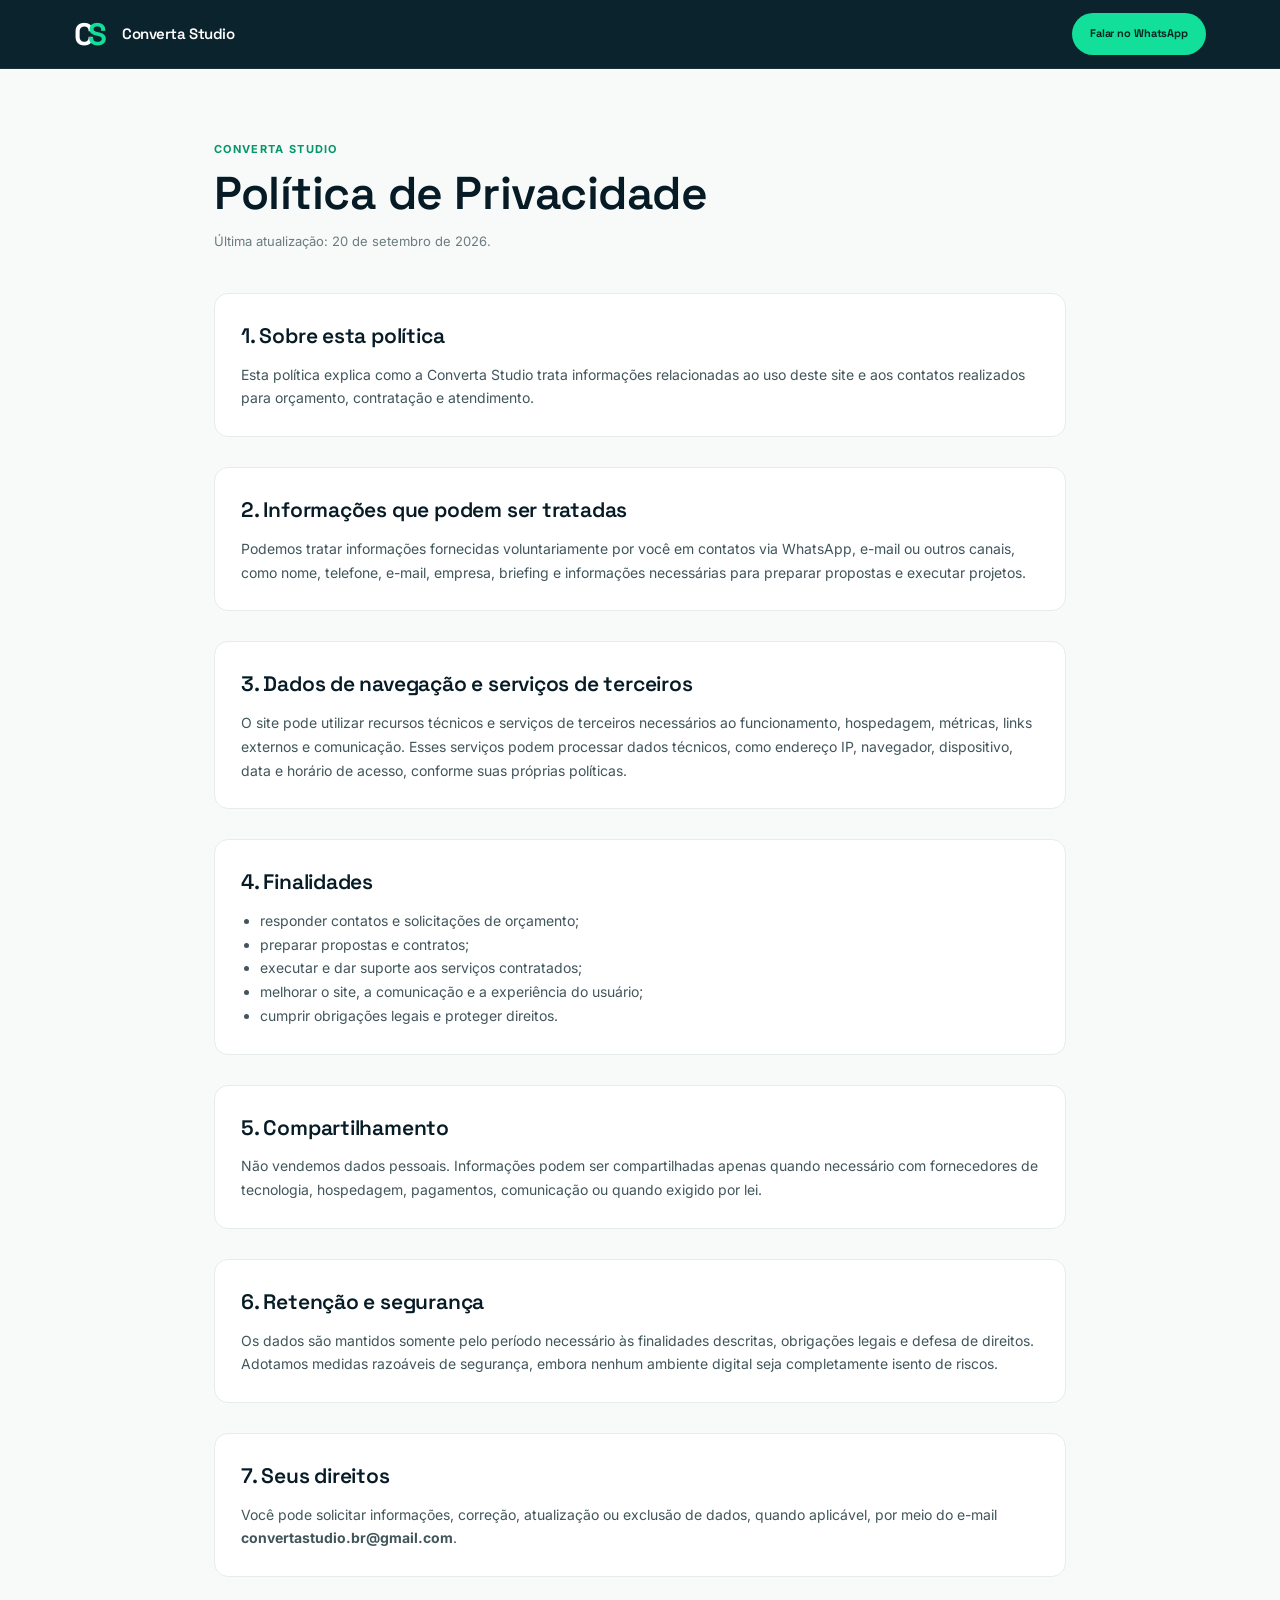
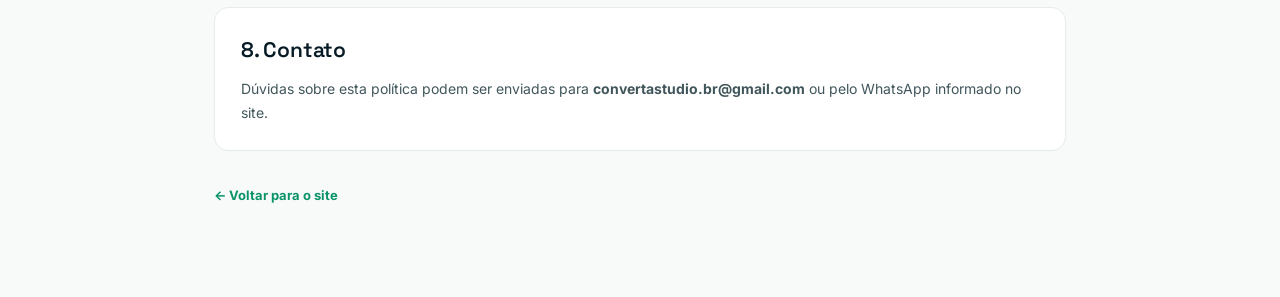
<file: privacidade.html>
<!DOCTYPE html>
<html lang="pt-BR">
<head>
<meta charset="UTF-8">
<meta name="viewport" content="width=device-width, initial-scale=1.0">
<title>Política de Privacidade — Converta Studio</title>
<meta name="description" content="Política de Privacidade da Converta Studio.">
<meta name="robots" content="index,follow">
<link rel="canonical" href="https://convertastudio.online/privacidade.html">
<meta name="theme-color" content="#021b24">
<link rel="icon" href="/favicon.svg" type="image/svg+xml">
<link rel="preconnect" href="https://fonts.googleapis.com">
<link rel="preconnect" href="https://fonts.gstatic.com" crossorigin>
<link href="https://fonts.googleapis.com/css2?family=Space+Grotesk:wght@500;600;700&family=Inter:wght@400;500;600&display=swap" rel="stylesheet">
<link rel="stylesheet" href="css/styles.css">
</head>
<body class="legal-page">
<header><div class="wrap nav"><a class="brand-logo" href="index.html" aria-label="Converta Studio"><span class="brand-mark" aria-hidden="true"><span class="brand-c">C</span><span class="brand-s">S</span></span><span class="brand-name">Converta Studio</span></a><a class="nav-cta" href="index.html#contato">Falar no WhatsApp</a></div></header>
<main class="legal-wrap">
<p class="kicker">CONVERTA STUDIO</p>
<h1>Política de Privacidade</h1>
<p class="legal-meta">Última atualização: 20 de setembro de 2026.</p>
<div class="legal-content">
<section><h2>1. Sobre esta política</h2><p>Esta política explica como a Converta Studio trata informações relacionadas ao uso deste site e aos contatos realizados para orçamento, contratação e atendimento.</p></section>
<section><h2>2. Informações que podem ser tratadas</h2><p>Podemos tratar informações fornecidas voluntariamente por você em contatos via WhatsApp, e-mail ou outros canais, como nome, telefone, e-mail, empresa, briefing e informações necessárias para preparar propostas e executar projetos.</p></section>
<section><h2>3. Dados de navegação e serviços de terceiros</h2><p>O site pode utilizar recursos técnicos e serviços de terceiros necessários ao funcionamento, hospedagem, métricas, links externos e comunicação. Esses serviços podem processar dados técnicos, como endereço IP, navegador, dispositivo, data e horário de acesso, conforme suas próprias políticas.</p></section>
<section><h2>4. Finalidades</h2><ul><li>responder contatos e solicitações de orçamento;</li><li>preparar propostas e contratos;</li><li>executar e dar suporte aos serviços contratados;</li><li>melhorar o site, a comunicação e a experiência do usuário;</li><li>cumprir obrigações legais e proteger direitos.</li></ul></section>
<section><h2>5. Compartilhamento</h2><p>Não vendemos dados pessoais. Informações podem ser compartilhadas apenas quando necessário com fornecedores de tecnologia, hospedagem, pagamentos, comunicação ou quando exigido por lei.</p></section>
<section><h2>6. Retenção e segurança</h2><p>Os dados são mantidos somente pelo período necessário às finalidades descritas, obrigações legais e defesa de direitos. Adotamos medidas razoáveis de segurança, embora nenhum ambiente digital seja completamente isento de riscos.</p></section>
<section><h2>7. Seus direitos</h2><p>Você pode solicitar informações, correção, atualização ou exclusão de dados, quando aplicável, por meio do e-mail <strong>convertastudio.br@gmail.com</strong>.</p></section>
<section><h2>8. Contato</h2><p>Dúvidas sobre esta política podem ser enviadas para <strong>convertastudio.br@gmail.com</strong> ou pelo WhatsApp informado no site.</p></section>
</div>
<a class="legal-back" href="index.html">← Voltar para o site</a>
</main>
</body>
</html>
</file>
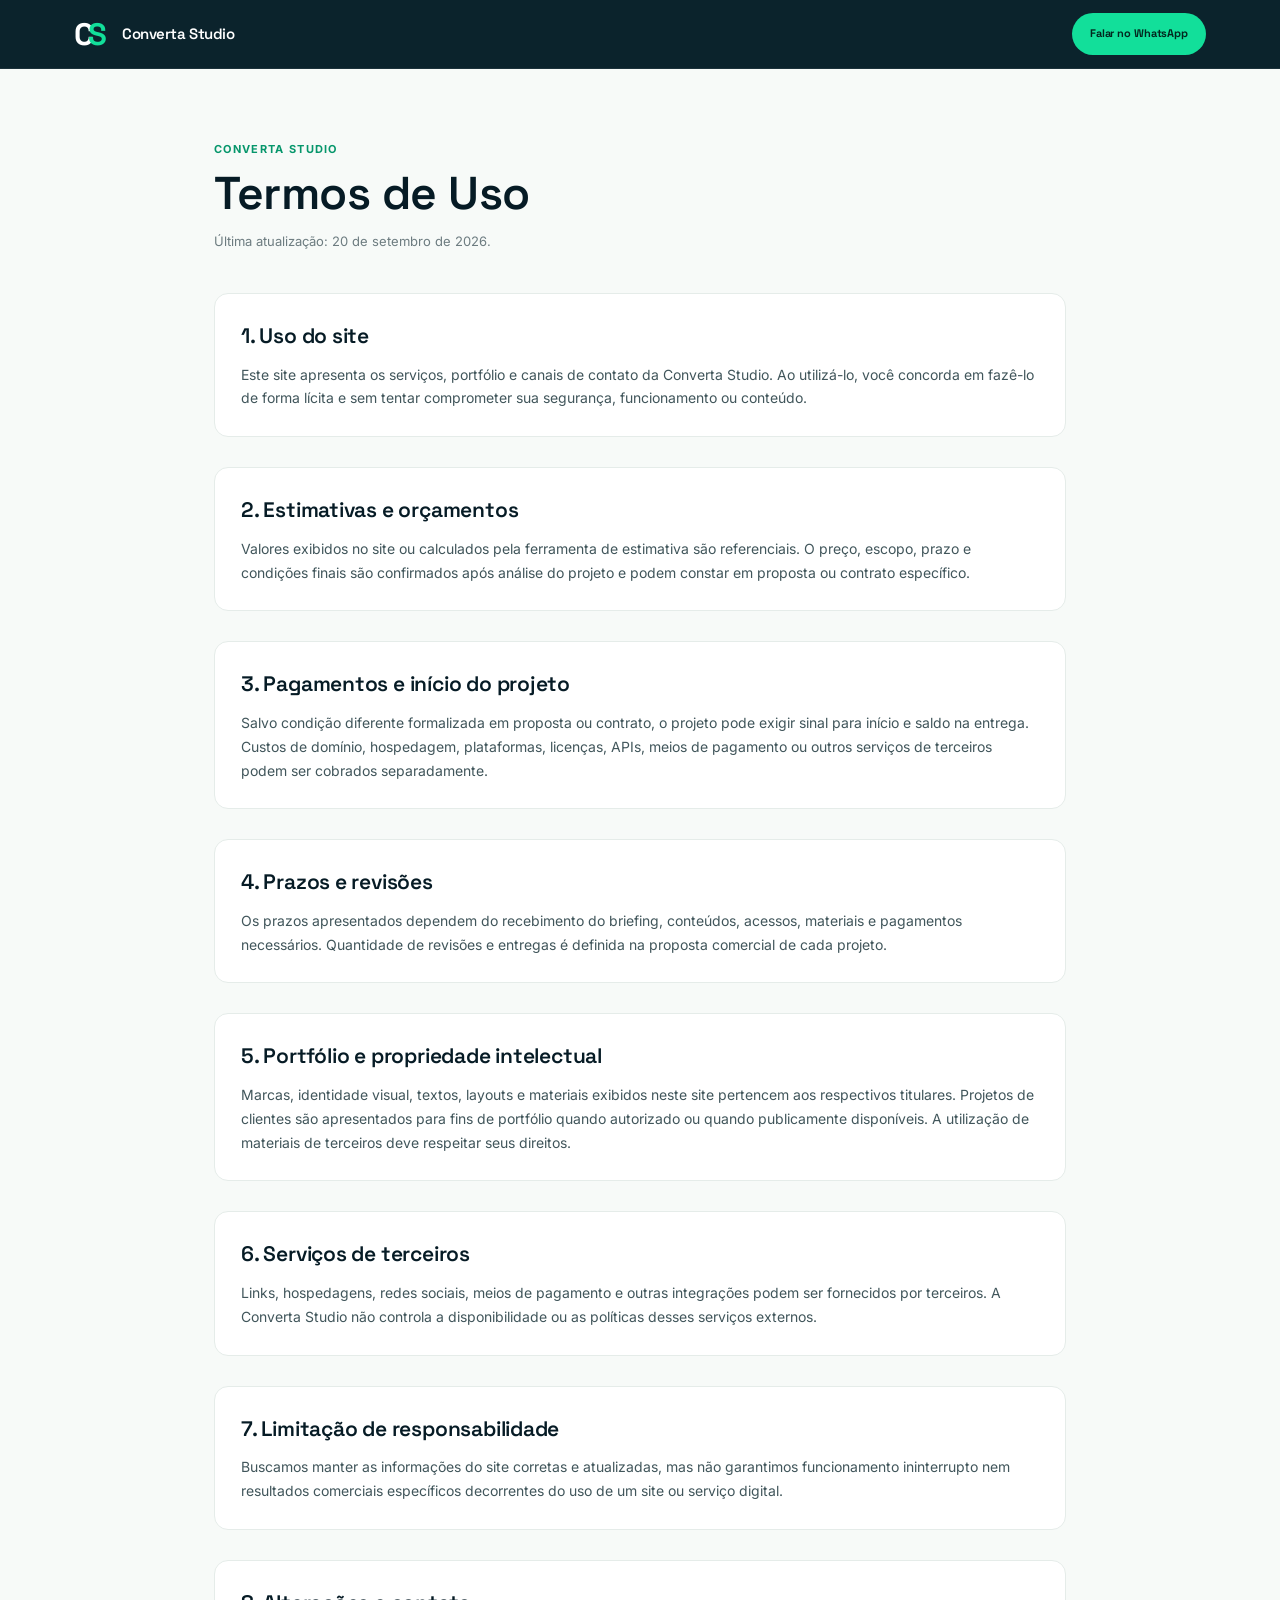
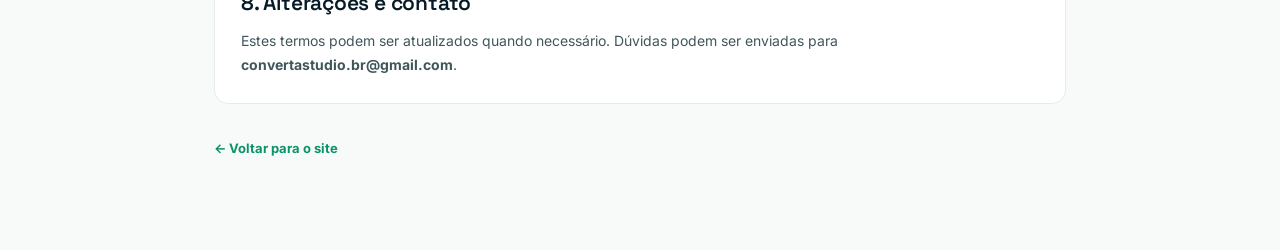
<file: termos.html>
<!DOCTYPE html>
<html lang="pt-BR">
<head>
<meta charset="UTF-8">
<meta name="viewport" content="width=device-width, initial-scale=1.0">
<title>Termos de Uso — Converta Studio</title>
<meta name="description" content="Termos de Uso do site da Converta Studio.">
<meta name="robots" content="index,follow">
<link rel="canonical" href="https://convertastudio.online/termos.html">
<meta name="theme-color" content="#021b24">
<link rel="icon" href="/favicon.svg" type="image/svg+xml">
<link rel="preconnect" href="https://fonts.googleapis.com">
<link rel="preconnect" href="https://fonts.gstatic.com" crossorigin>
<link href="https://fonts.googleapis.com/css2?family=Space+Grotesk:wght@500;600;700&family=Inter:wght@400;500;600&display=swap" rel="stylesheet">
<link rel="stylesheet" href="css/styles.css">
</head>
<body class="legal-page">
<header><div class="wrap nav"><a class="brand-logo" href="index.html" aria-label="Converta Studio"><span class="brand-mark" aria-hidden="true"><span class="brand-c">C</span><span class="brand-s">S</span></span><span class="brand-name">Converta Studio</span></a><a class="nav-cta" href="index.html#contato">Falar no WhatsApp</a></div></header>
<main class="legal-wrap">
<p class="kicker">CONVERTA STUDIO</p>
<h1>Termos de Uso</h1>
<p class="legal-meta">Última atualização: 20 de setembro de 2026.</p>
<div class="legal-content">
<section><h2>1. Uso do site</h2><p>Este site apresenta os serviços, portfólio e canais de contato da Converta Studio. Ao utilizá-lo, você concorda em fazê-lo de forma lícita e sem tentar comprometer sua segurança, funcionamento ou conteúdo.</p></section>
<section><h2>2. Estimativas e orçamentos</h2><p>Valores exibidos no site ou calculados pela ferramenta de estimativa são referenciais. O preço, escopo, prazo e condições finais são confirmados após análise do projeto e podem constar em proposta ou contrato específico.</p></section>
<section><h2>3. Pagamentos e início do projeto</h2><p>Salvo condição diferente formalizada em proposta ou contrato, o projeto pode exigir sinal para início e saldo na entrega. Custos de domínio, hospedagem, plataformas, licenças, APIs, meios de pagamento ou outros serviços de terceiros podem ser cobrados separadamente.</p></section>
<section><h2>4. Prazos e revisões</h2><p>Os prazos apresentados dependem do recebimento do briefing, conteúdos, acessos, materiais e pagamentos necessários. Quantidade de revisões e entregas é definida na proposta comercial de cada projeto.</p></section>
<section><h2>5. Portfólio e propriedade intelectual</h2><p>Marcas, identidade visual, textos, layouts e materiais exibidos neste site pertencem aos respectivos titulares. Projetos de clientes são apresentados para fins de portfólio quando autorizado ou quando publicamente disponíveis. A utilização de materiais de terceiros deve respeitar seus direitos.</p></section>
<section><h2>6. Serviços de terceiros</h2><p>Links, hospedagens, redes sociais, meios de pagamento e outras integrações podem ser fornecidos por terceiros. A Converta Studio não controla a disponibilidade ou as políticas desses serviços externos.</p></section>
<section><h2>7. Limitação de responsabilidade</h2><p>Buscamos manter as informações do site corretas e atualizadas, mas não garantimos funcionamento ininterrupto nem resultados comerciais específicos decorrentes do uso de um site ou serviço digital.</p></section>
<section><h2>8. Alterações e contato</h2><p>Estes termos podem ser atualizados quando necessário. Dúvidas podem ser enviadas para <strong>convertastudio.br@gmail.com</strong>.</p></section>
</div>
<a class="legal-back" href="index.html">← Voltar para o site</a>
</main>
</body>
</html>
</file>
<file: css/styles.css>
:root{
    --ink:#061923;
    --ink-soft:#33434A;
    --slate:#666E77;
    --paper:#F7F8F4;
    --panel:#FFFFFF;
    --line:#E4E1D8;
    --green:#11D28B;
    --green-deep:#079968;
    --green-tint:#E4F6EE;
  }
  *{box-sizing:border-box; margin:0; padding:0;}
  html{ scroll-behavior:smooth; }
  body{ font-family:'Inter', sans-serif; color:var(--ink); background:var(--paper); line-height:1.55; -webkit-font-smoothing:antialiased; }
  h1,h2,h3{ font-family:'Space Grotesk', sans-serif; font-weight:600; letter-spacing:-0.01em; color:var(--ink); }
  a{ color:inherit; }
  .wrap{ max-width:1120px; margin:0 auto; padding:0 24px; }
  button{ font-family:inherit; cursor:pointer; border:none; }

  header{ padding:18px 0; position:sticky; top:0; z-index:50; background:rgba(5,24,34,0.88); color:#fff; backdrop-filter:blur(10px); -webkit-backdrop-filter:blur(10px); border-bottom:1px solid transparent; transition:border-color .2s; }
  header.scrolled{ border-bottom-color:var(--line); }
  .nav{ display:flex; justify-content:space-between; align-items:center; gap:16px; }
  .nav-right{ display:flex; align-items:center; gap:14px; }
  .nav-links{ display:flex; align-items:center; gap:18px; }
  .nav-links a{ color:#D6E1E3; font-size:13.5px; font-weight:500; text-decoration:none; }
  .nav-links a:hover{ color:var(--green); }
  .lang-switch{ display:flex; background:rgba(255,255,255,.1); border:1px solid rgba(255,255,255,.2); border-radius:100px; padding:3px; gap:2px; }
  .lang-btn{ background:transparent; padding:6px 11px; border-radius:100px; font-size:12.5px; font-weight:600; color:#DDE8E9; }
  .lang-btn.active{ background:#fff; color:var(--ink); }
  .nav-cta{ background:var(--green); color:#04130F; padding:11px 20px; border-radius:6px; text-decoration:none; font-size:14px; font-weight:500; white-space:nowrap; }

  /* HERO */
  .hero{ padding:76px 0 96px; background:radial-gradient(circle at 85% 15%,rgba(17,210,139,.16),transparent 34%),linear-gradient(145deg,#04141D 0%,#082634 55%,#041820 100%); color:#fff; position:relative; overflow:hidden; }
  .hero-grid{ display:grid; grid-template-columns:1fr 1fr; gap:52px; align-items:start; }
  .hero h1{ font-size:56px; line-height:1.02; color:#fff; letter-spacing:-.045em; max-width:12ch; }
  .hero h1 .accent{ color:var(--green); }
  .hero p.lead{ margin-top:24px; font-size:18px; color:#C4D2D5; max-width:46ch; }
  .badges{ margin-top:28px; display:flex; gap:10px; flex-wrap:wrap; }
  .badge{ font-size:13px; color:#DDE8E9; background:rgba(255,255,255,.06); border:1px solid rgba(255,255,255,.14); padding:7px 14px; border-radius:100px; }

  .calc-card{ background:rgba(255,255,255,.97); border:1px solid rgba(255,255,255,.35); border-radius:14px; padding:28px; box-shadow:0 20px 44px -28px rgba(20,23,26,0.25); }
  .calc-card h3{ font-size:15px; text-transform:none; color:var(--ink-soft); font-weight:500; margin-bottom:20px; font-family:'Inter'; }
  .calc-row{ margin-bottom:20px; }
  .calc-row label{ display:block; font-size:14px; font-weight:500; margin-bottom:8px; }
  .opts{ display:flex; gap:8px; flex-wrap:wrap; }
  .opt{ border:1px solid var(--line); background:var(--paper); padding:9px 14px; border-radius:8px; font-size:13.5px; color:var(--ink-soft); transition:all .15s; }
  .opt.active{ background:var(--ink); border-color:var(--ink); color:#fff; }
  .calc-total{ border-top:1px dashed var(--line); margin-top:22px; padding-top:20px; display:flex; justify-content:space-between; align-items:baseline; }
  .calc-total .lbl{ font-size:14px; color:var(--ink-soft); }
  .calc-total .val{ font-family:'Space Grotesk', sans-serif; font-size:32px; font-weight:700; color:var(--green-deep); }
  .calc-note{ font-size:12.5px; color:var(--slate); margin-top:6px; }
  .fx-note{ font-size:12px; color:var(--green-deep); margin-top:4px; display:none; align-items:center; gap:6px; }
  .fx-note.show{ display:flex; }
  .fx-dot{ width:6px; height:6px; border-radius:50%; background:var(--green); flex-shrink:0; }
  .fx-dot.stale{ background:#C9A227; }
  .btn-calc{ width:100%; margin-top:20px; background:var(--green); color:#fff; padding:15px; border-radius:8px; font-size:15px; font-weight:600; text-align:center; display:block; text-decoration:none; }
  .btn-calc:hover{ background:var(--green-deep); }

  /* Process */
  .process{ padding:80px 0; background:var(--panel); border-top:1px solid var(--line); border-bottom:1px solid var(--line); }
  .section-head{ max-width:60ch; margin-bottom:38px; }
  .section-head p.kicker{ color:var(--green-deep); font-weight:600; font-size:14px; margin-bottom:8px; }
  .section-head h2{ font-size:42px; line-height:1.08; letter-spacing:-.035em; }
  .steps{ display:grid; grid-template-columns:repeat(4,1fr); gap:24px; }
  .step-num{ font-family:'Space Grotesk', sans-serif; font-size:14px; color:var(--green-deep); font-weight:700; margin-bottom:10px; }
  .step-card h4{ font-size:16px; margin-bottom:8px; }
  .step-card p{ font-size:14px; color:var(--ink-soft); }

  /* Portfolio */
  .portfolio{ padding:88px 0; background:linear-gradient(145deg,#04141D,#072330); color:#fff; } .portfolio .section-head h2,.portfolio .port-card h3{color:#fff}.portfolio .section-head p.kicker{color:var(--green)} .portfolio .port-card{background:#0A2732;border-color:#173C47}.portfolio .port-card p{color:#C3D0D3}.portfolio .feature-list span{background:#0D303B;border-color:#214650;color:#D6E0E2}.portfolio .port-link{color:#46E5AD}.portfolio .examples-head h3{color:#fff}.portfolio .examples-head p{color:#AABBC0}.portfolio .example-card{background:#0A2732;border-color:#173C47}.portfolio .example-card strong{color:#fff}.portfolio .example-card a{color:#46E5AD}
  .port-grid{ display:grid; grid-template-columns:repeat(2,1fr); gap:18px; }
  .port-card{ background:var(--panel); border:1px solid var(--line); border-radius:14px; overflow:hidden; box-shadow:0 20px 48px rgba(0,0,0,.14); }
  .port-card.featured{ grid-column:auto; display:block; }
  .port-card.featured .port-preview{ height:190px; min-height:0; }
  .port-card.featured .port-body{ padding:22px; display:block; }
  .port-preview{ height:190px; overflow:hidden; display:block; }
  .port-preview img{ width:100%; height:100%; object-fit:cover; object-position:left top; display:block; transition:transform .3s; }
  .port-card:hover .port-preview img{ transform:scale(1.04); }
  .port-body{ padding:22px; }
  .port-tag{ font-size:12px; font-weight:600; text-transform:uppercase; letter-spacing:0.04em; margin-bottom:8px; display:inline-block; padding:4px 10px; border-radius:100px; }
  .tag-real{ background:var(--green-tint); color:var(--green-deep); }
  .tag-demo{ background:#EFEDE6; color:var(--slate); }
  .port-card h3{ font-size:18px; margin-bottom:8px; }
  .port-card p{ font-size:14px; color:var(--ink-soft); margin-bottom:12px; }
  .port-link{ font-size:13.5px; font-weight:600; color:var(--green-deep); text-decoration:none; }
  .feature-list{ display:flex; flex-wrap:wrap; gap:7px; margin:4px 0 18px; }
  .feature-list span{ font-size:11.5px; color:var(--ink-soft); background:var(--paper); border:1px solid var(--line); border-radius:100px; padding:5px 9px; }
  .examples-head{ margin-top:52px; margin-bottom:20px; display:flex; justify-content:space-between; align-items:end; gap:20px; }
  .examples-head h3{ font-size:21px; }
  .examples-head p{ font-size:13.5px; color:var(--slate); max-width:46ch; }
  .examples-grid{ display:grid; grid-template-columns:repeat(3,1fr); gap:16px; }
  .example-card{ background:var(--panel); border:1px solid var(--line); border-radius:10px; overflow:hidden; }
  .example-card img{ width:100%; height:112px; object-fit:cover; object-position:left top; display:block; }
  .example-card div{ padding:15px; }
  .example-card strong{ display:block; font-family:'Space Grotesk'; font-size:14px; margin-bottom:4px; }
  .example-card a{ font-size:12.5px; color:var(--green-deep); font-weight:600; text-decoration:none; }

  /* Custom solutions */
  .solutions{ padding:78px 0; background:var(--panel); border-top:1px solid var(--line); border-bottom:1px solid var(--line); }
  .solutions-grid{ display:grid; grid-template-columns:1.1fr 1fr; gap:60px; align-items:center; }
  .solutions h2{ font-size:30px; margin-bottom:14px; }
  .solutions p{ color:var(--ink-soft); }
  .solution-items{ display:grid; grid-template-columns:1fr 1fr; gap:12px; }
  .solution-item{ background:var(--paper); border:1px solid var(--line); border-radius:10px; padding:18px; font-size:13.5px; font-weight:600; }

  /* Pricing */
  .pricing{ padding:88px 0; background:var(--ink); color:#fff; }
  .pricing .section-head h2{ color:#fff; }
  .pricing .section-head p.kicker{ color:#7CE0BB; }
  .price-card{ background:#1D2126; border:1px solid #2C3238; border-radius:14px; padding:36px; max-width:420px; }
  .price-card .tag{ font-size:13px; color:#7CE0BB; font-weight:600; margin-bottom:14px; }
  .price-card .amount{ font-family:'Space Grotesk', sans-serif; font-size:44px; font-weight:700; }
  .price-card .amount span{ font-size:16px; color:#9AA3AC; font-weight:500; }
  .price-list{ margin:26px 0; list-style:none; }
  .price-list li{ padding:10px 0; border-top:1px solid #2C3238; font-size:14.5px; color:#C7CDD3; }
  .price-list li:first-child{ border-top:none; }
  .price-card .calc-note{ color:#9AA3AC; margin:0 0 12px; }
  .btn-price{ display:block; text-align:center; background:var(--green); color:#0B1210; padding:15px; border-radius:8px; text-decoration:none; font-weight:700; margin-top:8px; }
  .fx-note-dark{ font-size:12px; color:#7CE0BB; margin-top:14px; display:none; align-items:center; gap:6px; }
  .fx-note-dark.show{ display:flex; }

  /* Final CTA */
  .cta-final{ padding:110px 0; text-align:center; background:radial-gradient(circle at 50% 0,rgba(17,210,139,.13),transparent 45%),#F7F8F4; }
  .cta-final h2{ font-size:46px; line-height:1.05; letter-spacing:-.04em; max-width:22ch; margin:0 auto 14px; }
  .cta-final p{ color:var(--ink-soft); margin-bottom:28px; }
  .btn-final{ display:inline-block; background:var(--green); color:#fff; padding:16px 34px; border-radius:8px; text-decoration:none; font-weight:600; font-size:15.5px; }

  /* FAQ */
  .faq{ padding:88px 0; background:var(--panel); border-top:1px solid var(--line); }
  .faq-grid{ display:grid; grid-template-columns:.8fr 1.2fr; gap:70px; }
  .faq h2{ font-size:30px; }
  .faq-list{ border-top:1px solid var(--line); }
  details{ border-bottom:1px solid var(--line); padding:18px 0; }
  summary{ font-family:'Space Grotesk'; font-weight:600; cursor:pointer; list-style:none; display:flex; justify-content:space-between; gap:20px; }
  summary::after{ content:'+'; color:var(--green-deep); font-size:20px; line-height:1; }
  details[open] summary::after{ content:'–'; }
  details p{ color:var(--ink-soft); font-size:14px; padding-top:12px; max-width:68ch; }

  footer{ padding:34px 0; border-top:1px solid var(--line); }
  .footer-row{ display:flex; justify-content:space-between; font-size:13.5px; color:var(--slate); flex-wrap:wrap; gap:10px; }

  @media (max-width:860px){
    .hero-grid{ grid-template-columns:1fr; }
    .steps{ grid-template-columns:1fr 1fr; }
    .port-grid{ grid-template-columns:1fr; }
     .port-card.featured{ grid-column:auto; display:block; }
    .port-card.featured .port-preview{ height:210px; min-height:0; }
    .port-card.featured .port-body{ padding:22px; }
    .examples-grid{ grid-template-columns:1fr; }
    .example-card{ display:grid; grid-template-columns:130px 1fr; }
    .example-card img{ height:100%; min-height:100px; }
    .solutions-grid,.faq-grid{ grid-template-columns:1fr; gap:32px; }
    .nav-links{ display:none; }
    .hero h1{ font-size:42px; max-width:13ch; }
    .nav-cta{ display:none; }
  }

/* === Converta Studio — consolidated premium layout === */
:root{
  --ink:#061b25;--ink-soft:#33484d;--slate:#68777b;--paper:#f7faf7;--panel:#fff;
  --line:#e3ece8;--green:#12df9a;--green-deep:#06966b;--green-tint:#e8f8f1;
}
body{background:#fff}
.wrap{max-width:1180px}
header{padding:0;background:rgba(3,25,34,.97);border-bottom:1px solid rgba(255,255,255,.07)}
header .wrap{min-height:64px}
.brand-logo{display:flex;align-items:center;width:154px;height:44px;overflow:hidden;text-decoration:none}
.brand-logo img{display:block;width:150px;height:40px;object-fit:contain}
.nav-links{gap:22px}.nav-links a{font-size:12px}
.nav-cta{border-radius:999px;font-weight:700;padding:10px 18px}

.hero{min-height:0;padding:54px 0 56px;background:radial-gradient(circle at 80% 10%,rgba(18,223,154,.20),transparent 30%),linear-gradient(135deg,#031c26 0%,#052d36 56%,#03382e 100%)}
.hero:after{content:"";position:absolute;right:-8%;top:-50%;width:55%;height:135%;border-radius:50%;border:78px solid rgba(17,210,139,.075);transform:rotate(30deg);pointer-events:none}
.hero-grid{grid-template-columns:.9fr 1.1fr;gap:14px;align-items:center;position:relative;z-index:1}
.hero-copy{padding-left:8px}.hero h1{font-size:56px;line-height:.95;max-width:9.5ch;letter-spacing:-.045em}
.hero p.lead{margin-top:20px;font-size:15px;max-width:38ch}.hero-actions{margin-top:25px}
.hero-asset-stage{min-height:405px;position:relative}.hero-device-asset{position:absolute;width:735px;max-width:none;right:-90px;top:50%;transform:translateY(-50%);display:block}
.hero-script{display:none}
.trust{max-width:480px;margin-top:26px;display:grid;grid-template-columns:repeat(4,1fr);gap:12px}
.trust .badge{position:relative;padding:35px 0 0!important;margin:0!important;text-align:center;border:0;background:transparent;color:#fff;font-size:11px}
.trust .badge:before{position:absolute;top:0;left:50%;transform:translateX(-50%);font-size:24px;color:var(--green)}
.trust .badge:nth-child(1):before{content:"⚡"}.trust .badge:nth-child(2):before{content:"▥"}.trust .badge:nth-child(3):before{content:"♙"}.trust .badge:nth-child(4):before{content:"♕"}

.client-strip .wrap{min-height:76px}
.solutions{padding:68px 0;background:#fff}.solutions-grid{grid-template-columns:.82fr 1.18fr;gap:70px;align-items:center}
.services-copy h2{font-size:48px;line-height:.9;margin:8px 0 18px}.services-copy>p:not(.kicker){font-size:14px;max-width:43ch}
.service-checks{list-style:none;margin-top:15px;display:grid;gap:5px}.service-checks li{font-size:13px;font-weight:600;color:#17312e}
.service-checks li:before{content:"✓";display:inline-grid;place-items:center;width:18px;height:18px;border-radius:50%;margin-right:8px;background:#064b40;color:#20dda1;font-size:11px}
.solution-items{grid-template-columns:repeat(2,1fr);gap:14px}.solution-item{position:relative;min-height:94px;border-radius:13px;padding:20px 15px 16px 72px;background:#f7fbf9;box-shadow:0 13px 32px rgba(4,42,45,.055)}
.benefit-icon{position:absolute;left:16px;top:18px;width:42px;height:42px;border-radius:9px;background:#073f36;color:#22e2a3;display:grid;place-items:center;font-size:25px}.benefit-title{font-size:14px}.benefit-desc{font-size:11px}

.portfolio{padding:64px 0 68px;background:linear-gradient(145deg,#031b25,#06303a)}
.portfolio .section-head{display:grid;grid-template-columns:1fr 1fr;align-items:start;max-width:none;margin-bottom:26px}.portfolio .section-head h2{font-size:34px}.portfolio .section-head>p:last-child{max-width:42ch;justify-self:end}
.port-grid{grid-template-columns:repeat(4,minmax(0,1fr));gap:10px}.port-card{min-width:0}.port-preview,.port-card.featured .port-preview{height:145px}.port-body,.port-card.featured .port-body{padding:13px}.port-card h3{font-size:14px}.port-card p{font-size:12px}

.pricing{padding:68px 0;background:linear-gradient(145deg,#03232d,#06433f)}.pricing>.wrap{display:grid;grid-template-columns:.72fr 1.28fr;gap:60px;align-items:center}.pricing .section-head{padding-top:0}.pricing .section-head h2{font-size:43px;line-height:.98}.calc-card{max-width:680px;justify-self:end;width:100%;padding:28px;border-radius:14px}

.process{padding:60px 0;background:#fff}.process .section-head{display:grid;grid-template-columns:1fr 1fr;gap:90px;align-items:start;max-width:none}.process .section-head h2{font-size:35px}.process .section-head>p:last-child{max-width:45ch}.steps{margin-top:34px;grid-template-columns:repeat(4,1fr);gap:35px}
.faq{padding:50px 0;background:#031f29;color:#fff}.faq h2,.faq summary{color:#fff}.faq details{border-color:rgba(255,255,255,.12)}.faq details p{color:#c7d4d5}
.cta-final{padding:70px 0;min-height:290px;position:relative;overflow:hidden}.cta-final h2{font-size:37px}.cta-leaf-left{left:-80px;bottom:-100px;width:330px}.cta-leaf-right{right:-70px;top:-75px;width:330px}
footer{padding:40px 0;background:#031b25;color:#fff}.footer-row{min-height:100px;align-items:center}

@media(max-width:1050px){.hero h1{font-size:52px}.hero-device-asset{width:680px;right:-135px}.solutions-grid,.pricing>.wrap{gap:38px}}
@media(max-width:860px){
  header .wrap{min-height:58px}.brand-logo{width:132px}.brand-logo img{width:128px}
  .hero{padding:45px 0}.hero-grid,.solutions-grid,.pricing>.wrap,.process .section-head{grid-template-columns:1fr}.hero-copy{padding-left:0}.hero h1{font-size:44px}.hero-asset-stage{min-height:330px}.hero-device-asset{position:relative;width:118%;right:auto;top:auto;transform:none;margin-left:-9%}
  .trust{grid-template-columns:repeat(2,1fr)}.solution-items{grid-template-columns:1fr}.services-copy h2,.pricing .section-head h2{font-size:38px}.port-grid{grid-template-columns:1fr}.calc-card{justify-self:stretch}.steps{grid-template-columns:1fr 1fr}.portfolio .section-head{grid-template-columns:1fr;gap:16px}.portfolio .section-head>p:last-child{justify-self:start}
}
@media(max-width:560px){.wrap{padding:0 18px}.hero h1{font-size:40px}.hero-asset-stage{min-height:250px}.steps{grid-template-columns:1fr}.faq-grid{grid-template-columns:1fr}.lang-btn{padding:5px 7px;font-size:11px}}

/* === Reference fidelity correction === */
.hero-device-asset{width:660px;right:-34px;object-fit:contain}
.hero-asset-stage{overflow:visible}
.client-strip{background:#fff;border-bottom:1px solid var(--line)}
.client-strip .wrap{display:grid;grid-template-columns:1.15fr repeat(5,1fr);align-items:center;gap:24px;font-size:11px;color:#20353a}
.client-strip b{font-family:Georgia,serif;font-size:18px;text-align:center;font-weight:500}.client-strip small{display:block;font-family:Inter,sans-serif;font-size:7px;letter-spacing:.12em;color:#7c8587;margin-top:2px}
.solutions{position:relative;overflow:hidden}
.solution-item{display:flex;flex-direction:column;justify-content:center}.benefit-title{font-weight:700;color:#102a2d}.benefit-desc{display:block;color:#526467;line-height:1.35;margin-top:2px}
.portfolio-head>div,.process-head>div{min-width:0}.portfolio-head>p,.process-head>p{font-size:13px;color:#c2d0d2;line-height:1.55}
.process-head>p{color:#4c6264}
.examples-head{margin-top:34px}.examples-grid{grid-template-columns:repeat(3,1fr)}
.calc-trust{display:flex;gap:24px;flex-wrap:wrap;margin-top:24px}.calc-trust span{font-size:11px;color:#d8e7e5}.calc-trust span:before{content:"✓";color:var(--green);margin-right:6px}
.faq-intro{color:#b8c9cb!important;font-size:13px;margin-top:10px;max-width:34ch}.faq-more{display:inline-block;margin-top:20px;border:1px solid var(--green);border-radius:999px;padding:8px 15px;color:#fff;text-decoration:none;font-size:12px}
.cta-kicker{color:var(--green-deep)!important;font-size:11px!important;font-weight:700;letter-spacing:.08em;margin-bottom:8px!important}.cta-final .wrap{position:relative;z-index:2}.cta-leaf{position:absolute;display:block;object-fit:contain;z-index:1}
@media(max-width:1050px){.hero-device-asset{width:610px;right:-45px}.client-strip .wrap{gap:12px}}
@media(max-width:860px){.hero-device-asset{width:108%;margin-left:-4%;right:auto}.client-strip .wrap{grid-template-columns:repeat(2,1fr);padding-top:16px;padding-bottom:16px}.client-strip .wrap>span{grid-column:1/-1}.examples-grid{grid-template-columns:1fr}}


/* === Final reference alignment === */
:root{--ink:#061b25;--ink-soft:#33484d;--slate:#68777b;--paper:#f7faf7;--panel:#fff;--line:#e3ece8;--green:#12df9a;--green-deep:#06966b;--green-tint:#e8f8f1}
.wrap{max-width:1180px;margin:0 auto;padding:0 24px}
header{padding:0;background:rgba(3,25,34,.98);border-bottom:1px solid rgba(255,255,255,.07)}
header .wrap{min-height:64px}.brand-logo{width:164px;height:44px;display:flex;align-items:center;overflow:visible}.brand-logo img{width:160px;height:42px;object-fit:contain;object-position:left center}
.nav{display:flex;align-items:center;justify-content:space-between}.nav-right{gap:14px}.nav-links{display:flex;gap:18px}.nav-links a{font-size:11px;color:#d8e4e4}.nav-cta{border-radius:999px;padding:10px 18px;font-size:12px;font-weight:700}

.hero{padding:48px 0 44px;min-height:520px}.hero-grid{grid-template-columns:.84fr 1.16fr;gap:20px}.hero h1{font-size:61px;line-height:.95}.hero p.lead{font-size:17px;line-height:1.45;max-width:37ch}
.hero-asset-stage{min-height:438px}.hero-device-asset{width:790px;right:-110px;top:51%;filter:drop-shadow(0 25px 32px rgba(0,0,0,.24))}
.hero-actions{margin-top:26px}.hero-primary,.hero-secondary{min-height:46px}.trust{margin-top:28px}
.client-strip{background:#fff;border-bottom:1px solid var(--line)}.client-strip .wrap{min-height:80px;display:grid;grid-template-columns:1.15fr repeat(5,1fr);align-items:center;gap:18px}
.client-strip .wrap>span{font-size:9px;letter-spacing:.09em;line-height:1.25}.client-strip b{font-family:Georgia,serif;font-size:19px;text-align:center;font-weight:500}.client-strip small{display:block;font-family:Inter,sans-serif;font-size:7px;letter-spacing:.12em;color:#7c8587;margin-top:2px}

.solutions{padding:72px 0}.solutions-grid{grid-template-columns:.82fr 1.18fr;gap:70px}.services-copy h2{font-size:50px}.services-copy>p:not(.kicker){font-size:14px}.solution-items{gap:14px}.solution-item{min-height:103px;padding:20px 16px 16px 74px}.benefit-title{font-size:15px}.benefit-desc{font-size:12px}

.portfolio{padding:68px 0 62px}.portfolio-head{margin-bottom:24px}.portfolio .section-head h2{font-size:37px}.port-grid{gap:10px}.port-preview,.port-card.featured .port-preview{height:162px}.port-body,.port-card.featured .port-body{padding:13px}.port-card h3{font-size:14px}.port-card p{font-size:11.5px}.portfolio-more{text-align:center;margin-top:24px}.portfolio-more-btn{display:inline-block;padding:10px 22px;border:1px solid var(--green);border-radius:999px;color:#dffcf1;text-decoration:none;font-size:12px}

.pricing{padding:72px 0}.pricing>.wrap{grid-template-columns:.82fr 1.18fr;gap:56px}.pricing .section-head h2{font-size:45px}.calc-card{max-width:660px;padding:30px}
.process{padding:64px 0}.process .section-head{gap:70px}.process .section-head h2{font-size:37px}.steps{gap:28px}.step-num{width:34px;height:34px;border-radius:50%;background:#ebfaf4;display:grid;place-items:center}.step-card h4{font-size:13px}.step-card p{font-size:11.5px}
.faq{padding:54px 0}.faq h2{font-size:33px}.faq-grid{gap:62px}.faq-list details{padding:15px 0}
.cta-final{padding:74px 0 68px;min-height:300px}.cta-final h2{font-size:39px}.cta-trust{display:flex;justify-content:center;gap:34px;margin-top:24px}.cta-trust span{font-size:11px;color:#315c55}.cta-trust span:before{content:"✓";color:var(--green-deep);margin-right:6px}.cta-script{position:absolute;right:8%;top:47%;font-family:cursive;font-size:24px;line-height:1.05;color:#073f36;transform:rotate(-8deg)}
.cta-leaf-left{left:-70px;bottom:-92px;width:320px}.cta-leaf-right{right:-55px;top:-70px;width:320px}

footer{padding:34px 0 18px;background:#031923;color:#dce7e7}.footer-main{display:grid;grid-template-columns:1fr 1.4fr 1fr;gap:28px;align-items:center}.footer-brand{display:flex;align-items:center;gap:12px}.footer-logo{width:120px;height:38px;object-fit:contain}.footer-brand span{font-size:8px;line-height:1.2;color:#7ed9b6;letter-spacing:.08em}.footer-nav{display:flex;justify-content:center;gap:18px}.footer-nav a{color:#dce7e7;text-decoration:none;font-size:10px}.footer-right{text-align:right}.footer-social{display:flex;justify-content:flex-end;gap:10px;margin-bottom:12px}.footer-social a{display:grid;place-items:center;width:28px;height:28px;border:1px solid rgba(255,255,255,.18);border-radius:50%;color:#fff;text-decoration:none;font-size:11px}.footer-right strong{font-size:9px;letter-spacing:.08em;color:#9fb0b2}.footer-bottom{display:flex;justify-content:space-between;border-top:1px solid rgba(255,255,255,.08);padding-top:16px;margin-top:22px;font-size:9px;color:#819396}.footer-bottom a{color:#819396}

@media(max-width:1050px){.hero-device-asset{width:700px;right:-115px}.nav-links{gap:12px}.nav-links a{font-size:10px}}
@media(max-width:860px){
  .nav-links{display:none}.brand-logo{width:138px}.brand-logo img{width:136px}.hero{min-height:0}.hero-grid,.solutions-grid,.pricing>.wrap,.process .section-head{grid-template-columns:1fr}.hero h1{font-size:44px}.hero-device-asset{position:relative;width:112%;right:auto;top:auto;transform:none;margin-left:-6%}.hero-asset-stage{min-height:330px}
  .client-strip .wrap{grid-template-columns:repeat(2,1fr);padding-top:14px;padding-bottom:14px}.client-strip .wrap>span{grid-column:1/-1}.solution-items{grid-template-columns:1fr}.port-grid{grid-template-columns:1fr}.cta-script{display:none}.footer-main{grid-template-columns:1fr;text-align:center}.footer-brand,.footer-nav,.footer-social{justify-content:center}.footer-right{text-align:center}.footer-bottom{flex-direction:column;align-items:center;gap:8px}
}


/* === Premium visual polish === */
:root{
  --radius-sm:10px;
  --radius-md:14px;
  --radius-lg:18px;
  --shadow-soft:0 10px 28px rgba(3,31,38,.07);
  --shadow-card:0 16px 42px rgba(3,31,38,.10);
}

/* Typography */
body{font-size:16px}
h1,h2,h3,.nav-links a,.nav-cta,.btn,.btn-final,.btn-calc,.portfolio-more-btn{
  font-family:'Space Grotesk',sans-serif;
}
.hero h1{font-weight:700;letter-spacing:-.055em}
.services-copy h2,.portfolio .section-head h2,.pricing .section-head h2,.process .section-head h2,.faq h2,.cta-final h2{
  font-weight:700;letter-spacing:-.04em;
}
.kicker,.cta-kicker{letter-spacing:.12em;text-transform:uppercase;font-weight:700}
.services-copy>p:not(.kicker),.portfolio-head>p,.pricing .section-head>p,.process-head>p,.faq-intro,.cta-final> .wrap > p:not(.cta-kicker){
  font-family:'Inter',sans-serif;
}

/* Buttons */
.hero-primary,.hero-secondary,.nav-cta,.btn-final,.btn-calc,.portfolio-more-btn,.faq-more{
  min-height:48px;
  display:inline-flex;
  align-items:center;
  justify-content:center;
  border-radius:999px;
  font-weight:700;
  letter-spacing:-.01em;
  transition:transform .2s ease,box-shadow .2s ease,background .2s ease,border-color .2s ease;
}
.hero-primary,.nav-cta,.btn-final,.btn-calc{
  background:linear-gradient(135deg,#19e5a0,#0fd48f);
  color:#03251d;
  box-shadow:0 10px 24px rgba(18,223,154,.18);
}
.hero-primary:hover,.nav-cta:hover,.btn-final:hover,.btn-calc:hover{transform:translateY(-1px);box-shadow:0 14px 30px rgba(18,223,154,.25)}
.hero-secondary,.portfolio-more-btn,.faq-more{
  border:1px solid rgba(18,223,154,.7);
  background:transparent;
}
.hero-secondary{color:#fff}
.hero-secondary:hover,.portfolio-more-btn:hover,.faq-more:hover{transform:translateY(-1px);border-color:var(--green);background:rgba(18,223,154,.06)}

/* Hero benefits */
.trust .badge{font-weight:600;line-height:1.25}
.trust .badge:before{
  width:40px;height:40px;display:grid;place-items:center;
  border-radius:12px;background:rgba(18,223,154,.08);
  border:1px solid rgba(18,223,154,.14);
  font-size:21px;
}

/* Services */
.solution-item{
  border:1px solid #eaf1ee;
  box-shadow:var(--shadow-soft);
  transition:transform .2s ease,box-shadow .2s ease,border-color .2s ease;
}
.solution-item:hover{transform:translateY(-2px);box-shadow:var(--shadow-card);border-color:#d9ebe4}
.benefit-icon{
  border:1px solid rgba(18,223,154,.18);
  box-shadow:inset 0 0 0 1px rgba(255,255,255,.03);
}
.benefit-title{font-weight:700;line-height:1.2}
.benefit-desc{line-height:1.5;color:#5e716e}

/* Portfolio */
.port-card{
  border-radius:14px;
  box-shadow:0 14px 38px rgba(0,0,0,.12);
  transition:transform .2s ease,border-color .2s ease,box-shadow .2s ease;
}
.port-card:hover{transform:translateY(-3px);border-color:rgba(18,223,154,.35);box-shadow:0 20px 48px rgba(0,0,0,.16)}
.port-preview img{transition:transform .35s ease}.port-card:hover .port-preview img{transform:scale(1.025)}
.port-tag{border-radius:999px;padding:5px 9px;font-size:9px;letter-spacing:.04em}
.feature-list{gap:6px}.feature-list span{border-radius:999px;padding:5px 8px}
.port-link{font-weight:700}

/* Calculator */
.calc-card{
  border:1px solid #e7eeeb;
  box-shadow:0 20px 50px rgba(0,0,0,.16);
}
.calc-card h3{font-weight:600}
.calc-row{margin-bottom:18px}
.calc-row label{font-weight:600;color:#183136}
.opt{
  min-height:38px;
  border-radius:10px;
  border-color:#dde7e2;
  background:#f8fbf9;
  font-weight:600;
}
.opt:hover{border-color:#b9d8cc}
.opt.active{background:#061f29;border-color:#061f29;color:#fff;box-shadow:0 7px 16px rgba(6,31,41,.12)}
.calc-total .val{font-size:34px;letter-spacing:-.03em}
.btn-calc{margin-top:18px}

/* Process */
.step-card{padding-right:10px}
.step-num{
  width:38px;height:38px;border-radius:50%;
  background:#eefaf5;border:1px solid #d9eee5;
  font-weight:700;
}
.step-card h4{font-weight:700;line-height:1.25}
.step-card p{color:#60716f}

/* FAQ */
.faq-list{border-top-color:rgba(255,255,255,.14)}
details{transition:background .2s ease}
summary{font-weight:600}
summary::after{font-size:18px}
details[open]{background:rgba(255,255,255,.02)}

/* CTA */
.cta-final .wrap{max-width:900px}
.cta-final h2{line-height:1.02;max-width:19ch}
.cta-final> .wrap > p:not(.cta-kicker){max-width:650px;margin-left:auto;margin-right:auto;line-height:1.55}
.cta-trust span{font-weight:600}
.cta-script{opacity:.9}

/* Footer */
.footer-nav a{transition:color .2s ease}.footer-nav a:hover{color:var(--green)}
.footer-social a{transition:transform .2s ease,border-color .2s ease,color .2s ease}
.footer-social a:hover{transform:translateY(-2px);border-color:var(--green);color:var(--green)}
.footer-right strong{line-height:1.45}

/* Fine spacing */
.solutions-grid,.pricing>.wrap,.process .section-head,.faq-grid{align-items:center}
.portfolio-head{align-items:end}
.client-strip b{line-height:1.05}
.client-strip small{line-height:1.15}
.service-checks li{line-height:1.4}

/* Responsive polish */
@media(max-width:860px){
  .hero-primary,.hero-secondary,.btn-final,.btn-calc,.portfolio-more-btn,.faq-more{min-height:46px}
  .solution-item{min-height:96px}
  .cta-trust{gap:16px;flex-wrap:wrap}
}

/* === Hero/Nav exact-match refinement === */
header{
  background:rgba(2,24,31,.74)!important;
  backdrop-filter:blur(14px) saturate(125%)!important;
  -webkit-backdrop-filter:blur(14px) saturate(125%)!important;
  border-bottom:1px solid rgba(255,255,255,.065)!important;
}
header .wrap{min-height:68px!important}

/* visible two-tone brand */
.brand-logo{
  width:auto!important;height:auto!important;overflow:visible!important;
  display:inline-flex!important;align-items:center!important;gap:10px!important;
  text-decoration:none!important;flex:0 0 auto!important;
}
.brand-mark{position:relative;display:inline-block;width:38px;height:34px;font-family:'Space Grotesk',sans-serif;font-weight:700;line-height:34px}
.brand-c,.brand-s{position:absolute;top:0;font-size:31px;letter-spacing:-.16em}
.brand-c{left:0;color:#fff}.brand-s{left:14px;color:var(--green)}
.brand-name{color:#fff;font-family:'Space Grotesk',sans-serif;font-size:15px;font-weight:600;letter-spacing:-.03em;white-space:nowrap}

.nav-right{gap:15px!important}
.nav-links{gap:21px!important}
.nav-links a{
  color:rgba(255,255,255,.84)!important;text-decoration:none!important;
  font-family:'Inter',sans-serif!important;font-size:11px!important;font-weight:500!important;
  transition:color .18s ease!important;white-space:nowrap!important;
}
.nav-links a:hover,.nav-links a.active{color:var(--green)!important}

.lang-switch{
  background:rgba(255,255,255,.055)!important;
  border:1px solid rgba(255,255,255,.16)!important;
  padding:3px!important;border-radius:999px!important;gap:0!important;
}
.lang-btn{
  min-width:42px!important;height:31px!important;padding:0 10px!important;
  border-radius:999px!important;color:#d7e5e3!important;
  font-size:10px!important;font-weight:700!important;
}
.lang-btn.active{background:#fff!important;color:#0a2828!important;box-shadow:0 3px 12px rgba(0,0,0,.12)!important}
.nav-cta{
  min-height:42px!important;padding:0 18px!important;gap:8px!important;
  background:var(--green)!important;color:#03281f!important;border:0!important;
  border-radius:999px!important;font-size:11px!important;font-weight:700!important;
  text-decoration:none!important;box-shadow:none!important;
}
.nav-cta svg{width:15px;height:15px;fill:none;stroke:currentColor;stroke-width:1.8;stroke-linecap:round;stroke-linejoin:round}

/* hero geometry and type */
.hero{padding:54px 0 48px!important;min-height:530px!important}
.hero-grid{grid-template-columns:minmax(500px,.94fr) minmax(570px,1.06fr)!important;gap:12px!important}
.hero-copy{padding-left:0!important}
.hero-copy:before{
  content:"SITES QUE CONVERTEM IDEIAS EM RESULTADOS."!important;
  display:block!important;margin:0 0 20px!important;max-width:300px!important;
  color:var(--green)!important;font-size:10px!important;line-height:1.45!important;
  font-weight:700!important;letter-spacing:.14em!important;
}
.hero h1{
  max-width:560px!important;font-size:58px!important;line-height:.94!important;
  letter-spacing:-.055em!important;font-weight:700!important;
}
.hero p.lead{
  max-width:470px!important;margin-top:18px!important;
  color:rgba(255,255,255,.84)!important;font-size:16px!important;line-height:1.45!important;
}
.hero-actions{
  display:flex!important;align-items:center!important;gap:13px!important;
  margin-top:25px!important;
}
.hero-actions a{text-decoration:none!important}
.hero-primary,.hero-secondary{
  min-height:47px!important;border-radius:999px!important;padding:0 22px!important;
  font-family:'Inter',sans-serif!important;font-size:12px!important;font-weight:700!important;
  line-height:1!important;box-shadow:none!important;
}
.hero-primary{min-width:190px!important;justify-content:space-between!important;background:var(--green)!important;color:#04271f!important}
.hero-primary .btn-arrow{font-size:18px!important;line-height:1!important;margin-left:14px!important}
.hero-secondary{
  min-width:142px!important;color:#fff!important;background:rgba(0,0,0,.08)!important;
  border:1px solid rgba(18,223,154,.95)!important;
}
.hero-primary:hover,.hero-secondary:hover{transform:translateY(-1px)!important}

/* reference benefit icons: no cards, no boxes */
.trust{
  max-width:500px!important;margin-top:29px!important;
  display:grid!important;grid-template-columns:repeat(4,1fr)!important;gap:18px!important;
}
.hero-benefit{
  display:flex!important;flex-direction:column!important;align-items:center!important;
  justify-content:flex-start!important;text-align:center!important;color:#fff!important;
}
.hero-benefit svg{
  width:31px!important;height:31px!important;margin-bottom:7px!important;
  color:var(--green)!important;fill:none!important;stroke:currentColor!important;
  stroke-width:1.9!important;stroke-linecap:round!important;stroke-linejoin:round!important;
}
.hero-benefit:nth-child(2) svg{fill:var(--green)!important;stroke:none!important}
.hero-benefit span{
  font-family:'Inter',sans-serif!important;font-size:11px!important;font-weight:700!important;
  line-height:1.15!important;color:#fff!important;
}

/* asset placement */
.hero-asset-stage{min-height:430px!important}
.hero-device-asset{width:750px!important;right:-105px!important;top:50%!important;filter:drop-shadow(0 22px 30px rgba(0,0,0,.23))!important}

/* trust strip sizing under hero */
.client-strip .wrap{min-height:78px!important}
.client-strip b{font-size:18px!important}
.client-strip small{font-size:6.5px!important}

/* responsive safeguard */
@media(max-width:1180px){
  .nav-links{gap:14px!important}.nav-links a{font-size:10px!important}
  .hero-grid{grid-template-columns:minmax(430px,.9fr) minmax(520px,1.1fr)!important}
  .hero h1{font-size:53px!important}.hero-device-asset{width:690px!important;right:-110px!important}
}
@media(max-width:900px){
  .nav-links{display:none!important}.brand-name{font-size:14px!important}
  .hero-grid{grid-template-columns:1fr!important}.hero h1{max-width:620px!important}
  .hero-asset-stage{min-height:330px!important}.hero-device-asset{position:relative!important;width:112%!important;right:auto!important;top:auto!important;transform:none!important;margin-left:-5%!important}
  .trust{max-width:520px!important}
}

/* === Trust strip / CTA / footer exact refinement === */

/* Trusted brands strip */
.client-strip{background:#fff;border-top:1px solid #eef1ef;border-bottom:1px solid #e8ecea}
.client-strip .wrap{
  min-height:92px!important;
  display:grid!important;
  grid-template-columns:1.05fr 1.05fr 1.15fr 1.25fr 1.2fr .8fr!important;
  align-items:center!important;
  gap:18px!important;
}
.client-intro{
  color:#3f5559;font-family:'Inter',sans-serif;font-size:9px;line-height:1.28;
  font-weight:700;letter-spacing:.09em;
}
.client-brand{display:flex;align-items:center;justify-content:center;gap:8px;min-width:0;color:#111f24}
.client-icon{
  display:inline-grid;place-items:center;width:29px;height:29px;flex:0 0 auto;
  font-family:Georgia,serif;font-size:19px;font-style:italic;color:#405249;
}
.client-svg{
  width:27px;height:27px;flex:0 0 auto;fill:none;stroke:#263334;stroke-width:1.6;
  stroke-linecap:round;stroke-linejoin:round;
}
.client-copy{display:flex;flex-direction:column;align-items:flex-start;line-height:1}
.client-copy strong{
  font-family:Georgia,'Times New Roman',serif;font-size:19px;font-weight:500;white-space:nowrap;color:#182329;
}
.client-doceliz .client-copy strong{font-family:'Caveat',cursive;font-size:23px;font-weight:700}
.client-barber .client-copy strong{font-weight:700}
.client-copy small{
  margin-top:5px;font-family:'Inter',sans-serif;font-size:6.5px;letter-spacing:.12em;
  font-weight:500;color:#778185;white-space:nowrap;
}
.client-more{
  justify-self:end;font-family:'Inter',sans-serif;font-size:11px;font-weight:700;
  color:#183954;white-space:nowrap;
}

/* CTA reference fidelity */
.cta-final{
  min-height:340px!important;padding:72px 0 68px!important;
  background:
    radial-gradient(circle at 50% 5%,rgba(24,223,157,.08),transparent 36%),
    #f2fbf7!important;
}
.cta-final .wrap{max-width:1020px!important}
.cta-kicker{
  margin-bottom:10px!important;color:#07966a!important;font-size:10px!important;
  line-height:1!important;letter-spacing:.15em!important;
}
.cta-final h2{
  max-width:650px!important;margin:0 auto 15px!important;
  color:#071f2b!important;font-size:39px!important;line-height:1.02!important;
  font-weight:700!important;letter-spacing:-.045em!important;
}
.cta-final> .wrap > p:not(.cta-kicker){
  max-width:690px!important;margin:0 auto 24px!important;
  color:#506466!important;font-size:13px!important;line-height:1.5!important;
}
.btn-final{
  min-height:46px!important;padding:0 24px!important;gap:8px!important;
  background:#16dea0!important;color:#072a22!important;box-shadow:0 9px 22px rgba(18,223,154,.18)!important;
  font-family:'Inter',sans-serif!important;font-size:11px!important;font-weight:700!important;
}
.btn-final svg{width:15px;height:15px;fill:none;stroke:currentColor;stroke-width:1.8;stroke-linecap:round;stroke-linejoin:round}
.cta-trust{
  display:flex!important;justify-content:center!important;align-items:center!important;
  gap:34px!important;margin-top:22px!important;
}
.cta-proof{display:inline-flex;align-items:center;gap:7px;color:#315950}
.cta-proof svg{
  width:17px;height:17px;fill:none;stroke:#078c65;stroke-width:1.8;
  stroke-linecap:round;stroke-linejoin:round;
}
.cta-proof span{font-family:'Inter',sans-serif;font-size:10px;font-weight:600}
.cta-script{
  right:7%!important;top:47%!important;
  font-family:'Caveat',cursive!important;font-size:27px!important;font-weight:600!important;
  line-height:.92!important;color:#16483d!important;transform:rotate(-8deg)!important;
}
.cta-leaf-left{width:285px!important;left:-58px!important;bottom:-88px!important}
.cta-leaf-right{width:300px!important;right:-45px!important;top:-73px!important}

/* Footer brand + working social icons */
footer{padding:38px 0 20px!important;background:#031c27!important}
.footer-main{grid-template-columns:1.1fr 1.45fr .9fr!important;min-height:110px}
.footer-brand{display:flex;align-items:center;gap:14px}
.footer-brand-lockup{
  display:inline-flex;align-items:center;gap:9px;text-decoration:none;white-space:nowrap
}
.footer-brand-lockup .brand-name{font-size:14px!important;color:#fff!important}
.footer-brand-lockup .brand-mark{width:36px;height:32px;line-height:32px}
.footer-brand-lockup .brand-c,.footer-brand-lockup .brand-s{font-size:29px}
.footer-brand-tag{
  font-family:'Inter',sans-serif;font-size:7.5px;line-height:1.3;font-weight:700;
  letter-spacing:.11em;color:#79d8b7;
}
.footer-nav{gap:16px}.footer-nav a{font-size:9.5px;color:#d8e3e3}
.footer-social{gap:9px}
.footer-social a{
  width:29px;height:29px;border-color:rgba(255,255,255,.14)!important
}
.footer-social svg{
  width:14px;height:14px;fill:none;stroke:currentColor;stroke-width:1.7;
  stroke-linecap:round;stroke-linejoin:round;
}
.footer-right strong{font-size:8.5px;line-height:1.55;letter-spacing:.11em}
.footer-bottom{
  margin-top:16px!important;padding-top:15px!important;
  font-size:8.5px!important
}
.footer-bottom>span:last-child{display:flex;gap:18px}
.footer-bottom a{text-decoration:none}.footer-bottom a:hover{color:var(--green)}

/* Legal pages */
.legal-page{background:#f7faf8;color:#142a30;min-height:100vh}
.legal-page header{position:relative}
.legal-wrap{max-width:900px;margin:0 auto;padding:72px 24px 90px}
.legal-wrap .kicker{color:var(--green-deep);font-size:11px;margin-bottom:12px}
.legal-wrap h1{font-size:46px;line-height:1.02;margin-bottom:14px}
.legal-meta{color:#6d7c80;font-size:13px;margin-bottom:42px}
.legal-content{display:grid;gap:30px}
.legal-content section{background:#fff;border:1px solid #e5ece9;border-radius:14px;padding:26px}
.legal-content h2{font-size:21px;margin-bottom:10px}
.legal-content p,.legal-content li{font-size:14px;line-height:1.7;color:#41565b}
.legal-content ul{padding-left:19px;margin-top:8px}
.legal-back{display:inline-flex;margin-top:34px;color:#0a9369;font-weight:700;text-decoration:none;font-size:13px}

@media(max-width:900px){
  .client-strip .wrap{grid-template-columns:repeat(2,1fr)!important;padding-top:18px;padding-bottom:18px}
  .client-intro{grid-column:1/-1}.client-more{justify-self:center}
  .client-brand{justify-content:flex-start}
  .cta-script{display:none!important}
  .footer-main{grid-template-columns:1fr!important}.footer-brand{justify-content:center}.footer-right{text-align:center}
}

/* === Translation-safe finishing pass === */
.hero-copy:before{content:none!important;display:none!important}
.hero-kicker{
  margin:0 0 20px!important;max-width:300px!important;
  color:var(--green)!important;font-family:'Inter',sans-serif!important;
  font-size:10px!important;line-height:1.45!important;font-weight:700!important;
  letter-spacing:.14em!important;
}
.footer-bottom a+ a{margin-left:0!important}
@media(max-width:900px){
  .hero-kicker{margin-bottom:14px!important}
}

/* === First-fold + pricing background refinement === */

/* Nav: closer to the approved deep-navy glass treatment */
header,
#site-header{
  background:rgba(2,27,36,.96)!important;
  border-bottom:1px solid rgba(255,255,255,.07)!important;
  backdrop-filter:blur(12px) saturate(118%)!important;
  -webkit-backdrop-filter:blur(12px) saturate(118%)!important;
}
#site-header.scrolled{
  background:rgba(2,27,36,.985)!important;
  box-shadow:0 10px 28px rgba(0,0,0,.12)!important;
}

/* Hero + trusted brands fill the complete first viewport */
.hero{
  min-height:calc(100svh - 160px)!important;
  display:flex!important;
  align-items:center!important;
  padding-top:44px!important;
  padding-bottom:44px!important;
}
.hero>.wrap{width:100%!important}
.client-strip .wrap{min-height:92px!important}
@supports not (height:100svh){
  .hero{min-height:calc(100vh - 160px)!important}
}

/* Pricing background: organic visual language from the reference */
.pricing{
  position:relative!important;
  overflow:hidden!important;
  isolation:isolate!important;
  background:
    radial-gradient(circle at 83% 36%,rgba(14,222,151,.12),transparent 28%),
    radial-gradient(circle at 18% 88%,rgba(13,173,130,.10),transparent 35%),
    linear-gradient(145deg,#03232d 0%,#04413e 100%)!important;
}
.pricing::before{
  content:"";
  position:absolute;
  z-index:-2;
  width:760px;
  height:760px;
  left:-250px;
  top:-330px;
  border-radius:48% 52% 58% 42% / 58% 42% 58% 42%;
  border:92px solid rgba(19,221,151,.075);
  transform:rotate(24deg);
  filter:blur(.1px);
}
.pricing::after{
  content:"";
  position:absolute;
  z-index:-1;
  width:520px;
  height:520px;
  right:-110px;
  bottom:-180px;
  background:url('img/folhagem-desfocada.webp') center/contain no-repeat;
  opacity:.14;
  transform:rotate(-8deg);
  pointer-events:none;
}
.pricing>.wrap{position:relative;z-index:2}
.pricing .section-head::after{
  content:"";
  display:block;
  width:74px;
  height:4px;
  margin-top:22px;
  border-radius:999px;
  background:linear-gradient(90deg,var(--green),rgba(18,223,154,0));
  opacity:.8;
}
.calc-card{
  position:relative!important;
  overflow:hidden!important;
}
.calc-card::before{
  content:"";
  position:absolute;
  width:170px;
  height:170px;
  right:-80px;
  top:-85px;
  border-radius:50%;
  background:radial-gradient(circle,rgba(18,223,154,.09),rgba(18,223,154,0) 68%);
  pointer-events:none;
}

/* Keep first fold practical on shorter/phone viewports */
@media(max-height:760px) and (min-width:901px){
  .hero{min-height:600px!important}
}
@media(max-width:900px){
  .hero{min-height:auto!important;padding-top:42px!important;padding-bottom:42px!important}
  .pricing::before{width:520px;height:520px;left:-260px;top:-180px;border-width:64px}
  .pricing::after{width:330px;height:330px;right:-120px;bottom:-110px;opacity:.10}
}

/* === Continuous portfolio + pricing backdrop === */
.projects-pricing-wrap{
  position:relative;
  overflow:hidden;
  isolation:isolate;
  background:
    radial-gradient(circle at 78% 26%,rgba(18,223,154,.08),transparent 29%),
    radial-gradient(circle at 18% 80%,rgba(12,156,122,.08),transparent 34%),
    linear-gradient(145deg,#031c26 0%,#04383a 58%,#04413e 100%);
}
.projects-pricing-wrap::before{
  content:"";
  position:absolute;
  z-index:0;
  width:900px;
  height:900px;
  left:-310px;
  top:41%;
  transform:translateY(-50%) rotate(22deg);
  border-radius:48% 52% 58% 42% / 58% 42% 58% 42%;
  border:96px solid rgba(18,223,154,.072);
  pointer-events:none;
}
.projects-pricing-wrap::after{
  content:"";
  position:absolute;
  z-index:0;
  width:640px;
  height:640px;
  right:-185px;
  bottom:-160px;
  background:url('img/folhagem-desfocada.webp') center/contain no-repeat;
  opacity:.12;
  transform:rotate(-10deg);
  pointer-events:none;
}
.projects-pricing-wrap .portfolio,
.projects-pricing-wrap .pricing{
  position:relative!important;
  z-index:1;
  background:transparent!important;
}
.projects-pricing-wrap .portfolio::before,
.projects-pricing-wrap .portfolio::after,
.projects-pricing-wrap .pricing::before,
.projects-pricing-wrap .pricing::after{
  content:none!important;
  display:none!important;
}
.projects-pricing-wrap .portfolio{
  padding-bottom:74px!important;
}
.projects-pricing-wrap .pricing{
  padding-top:78px!important;
  border-top:1px solid rgba(255,255,255,.025);
}
@media(max-width:900px){
  .projects-pricing-wrap::before{
    width:620px;height:620px;left:-320px;top:46%;border-width:66px;
  }
  .projects-pricing-wrap::after{
    width:360px;height:360px;right:-140px;bottom:-70px;opacity:.08;
  }
}

/* === Mobile recovery after main merge === */
@media(max-width:768px){
  html,body{max-width:100%;overflow-x:hidden}
  .wrap{width:100%;max-width:100%;padding-left:18px!important;padding-right:18px!important}

  /* header */
  #site-header .wrap{min-height:58px!important}
  .brand-logo{gap:7px!important;flex:0 0 auto!important}
  .brand-mark{width:31px!important;height:29px!important;line-height:29px!important}
  .brand-c,.brand-s{font-size:25px!important}
  .brand-s{left:12px!important}
  .brand-name{font-size:12px!important}
  .nav-right{margin-left:auto!important;gap:7px!important}
  .nav-links{display:none!important}
  .nav-cta{display:none!important}
  .lang-switch{padding:2px!important}
  .lang-btn{min-width:34px!important;width:34px!important;height:28px!important;padding:0!important;font-size:0!important}
  .lang-btn::first-letter{font-size:13px}

  /* hero */
  .hero{min-height:auto!important;padding:36px 0 30px!important}
  .hero-grid{display:grid!important;grid-template-columns:1fr!important;gap:24px!important}
  .hero-copy{width:100%!important;min-width:0!important}
  .hero-kicker{font-size:9px!important;margin-bottom:13px!important}
  .hero h1{font-size:42px!important;line-height:.97!important;max-width:100%!important}
  .hero p.lead{font-size:14px!important;max-width:100%!important;margin-top:14px!important}
  .hero-actions{display:grid!important;grid-template-columns:1fr 1fr!important;gap:10px!important}
  .hero-primary,.hero-secondary{min-width:0!important;width:100%!important;padding:0 13px!important;font-size:10px!important}
  .hero-primary .btn-arrow{margin-left:6px!important}
  .trust{grid-template-columns:repeat(2,minmax(0,1fr))!important;gap:18px 12px!important;max-width:100%!important}
  .hero-benefit svg{width:27px!important;height:27px!important}
  .hero-benefit span{font-size:10px!important}
  .hero-asset-stage{min-height:0!important;width:100%!important;overflow:visible!important}
  .hero-device-asset{
    position:relative!important;display:block!important;width:112%!important;max-width:none!important;
    height:auto!important;right:auto!important;left:-6%!important;top:auto!important;
    transform:none!important;margin:0!important;
  }

  /* trusted clients */
  .client-strip .wrap{
    grid-template-columns:repeat(2,minmax(0,1fr))!important;
    gap:18px 14px!important;padding-top:18px!important;padding-bottom:18px!important;
  }
  .client-intro{grid-column:1/-1!important;text-align:center!important}
  .client-brand{justify-content:flex-start!important}
  .client-copy strong{font-size:16px!important}
  .client-doceliz .client-copy strong{font-size:19px!important}
  .client-copy small{font-size:6px!important}
  .client-more{justify-self:center!important;align-self:center!important}

  /* services */
  .solutions{padding:52px 0!important}
  .solutions-grid{grid-template-columns:1fr!important;gap:32px!important}
  .services-copy h2{font-size:38px!important}
  .solution-items{grid-template-columns:1fr!important;gap:11px!important}
  .solution-item{min-height:92px!important}

  /* projects + pricing */
  .projects-pricing-wrap{overflow:hidden!important}
  .portfolio{padding:52px 0 46px!important}
  .portfolio .section-head,.portfolio-head{display:grid!important;grid-template-columns:1fr!important;gap:12px!important}
  .portfolio .section-head h2{font-size:31px!important}
  .port-grid{grid-template-columns:1fr!important;gap:16px!important}
  .port-preview,.port-card.featured .port-preview{height:auto!important;aspect-ratio:16/10!important}
  .pricing{padding:52px 0 58px!important}
  .pricing>.wrap{grid-template-columns:1fr!important;gap:30px!important}
  .pricing .section-head h2{font-size:36px!important}
  .calc-card{width:100%!important;max-width:100%!important;padding:22px 18px!important}
  .opts{display:flex!important;flex-wrap:wrap!important;gap:8px!important}
  .opt{max-width:100%!important;white-space:normal!important}
  .calc-total{align-items:end!important}
  .calc-total .val{font-size:30px!important}

  /* process + FAQ */
  .process{padding:52px 0!important}
  .process .section-head,.process-head{grid-template-columns:1fr!important;gap:14px!important}
  .process .section-head h2{font-size:32px!important}
  .steps{grid-template-columns:1fr!important;gap:22px!important}
  .faq{padding:48px 0!important}
  .faq-grid{grid-template-columns:1fr!important;gap:28px!important}

  /* CTA/footer */
  .cta-final{min-height:auto!important;padding:56px 0!important}
  .cta-final h2{font-size:32px!important}
  .cta-trust{flex-direction:column!important;gap:10px!important}
  .cta-leaf-left{width:190px!important;left:-85px!important;bottom:-55px!important}
  .cta-leaf-right{width:190px!important;right:-80px!important;top:-45px!important}
  footer{padding-top:30px!important}
  .footer-main{grid-template-columns:1fr!important;gap:24px!important;text-align:center!important}
  .footer-brand{justify-content:center!important;flex-wrap:wrap!important}
  .footer-nav{flex-wrap:wrap!important;gap:12px 16px!important}
  .footer-right{text-align:center!important}
  .footer-social{justify-content:center!important}
  .footer-bottom{flex-direction:column!important;align-items:center!important;text-align:center!important;gap:10px!important}
  .footer-bottom>span:last-child{justify-content:center!important;flex-wrap:wrap!important}
}
@media(max-width:390px){
  .brand-name{display:none!important}
  .hero h1{font-size:38px!important}
  .hero-actions{grid-template-columns:1fr!important}
}

/* === Full responsive/accessibility audit pass === */
img,svg{max-width:100%}
img{height:auto}
[id]{scroll-margin-top:86px}
.sr-only{position:absolute!important;width:1px!important;height:1px!important;padding:0!important;margin:-1px!important;overflow:hidden!important;clip:rect(0,0,0,0)!important;white-space:nowrap!important;border:0!important}
.skip-link{position:fixed;left:16px;top:10px;z-index:9999;transform:translateY(-140%);background:#fff;color:#04232b;padding:10px 14px;border-radius:8px;font-weight:700;text-decoration:none;box-shadow:0 8px 30px rgba(0,0,0,.2)}
.skip-link:focus{transform:translateY(0)}
a:focus-visible,button:focus-visible,summary:focus-visible{outline:3px solid #7ff2c8;outline-offset:3px}
.mobile-menu-toggle{display:none;background:transparent;color:#fff;width:42px;height:42px;border:1px solid rgba(255,255,255,.16);border-radius:12px;align-items:center;justify-content:center}
.mobile-menu-toggle svg{width:21px;height:21px;fill:none;stroke:currentColor;stroke-width:1.9;stroke-linecap:round}
.mobile-menu{position:absolute;left:0;right:0;top:100%;background:rgba(2,27,36,.99);border-top:1px solid rgba(255,255,255,.08);padding:12px 18px 18px;box-shadow:0 18px 35px rgba(0,0,0,.2)}
.mobile-menu[hidden]{display:none!important}
.mobile-menu a{display:block;color:#e8f0f0;text-decoration:none;padding:12px 10px;border-radius:9px;font-size:14px;font-weight:600}
.mobile-menu a:hover,.mobile-menu a:focus-visible{background:rgba(255,255,255,.06);color:var(--green)}
.mobile-menu .mobile-menu-cta{margin-top:8px;text-align:center;background:var(--green);color:#04271f}
body.mobile-menu-open{overflow:hidden}
.lang-btn{display:inline-flex;align-items:center;justify-content:center;gap:5px}
.hero-device-asset{height:auto!important}
.port-preview img{aspect-ratio:16/10}
.cta-leaf{pointer-events:none}
.legal-content{overflow-wrap:anywhere}
.legal-content a{word-break:break-word}

/* Tablet tuning */
@media(min-width:901px) and (max-width:1100px){
  .wrap{padding-left:28px!important;padding-right:28px!important}
  .hero-grid{grid-template-columns:minmax(0,.88fr) minmax(0,1.12fr)!important;gap:24px!important}
  .hero h1{font-size:49px!important}
  .hero-device-asset{width:640px!important;right:-105px!important}
  .nav-links{gap:11px!important}.nav-links a{font-size:9.5px!important}
  .client-strip .wrap{gap:10px!important}
  .client-copy strong{font-size:16px!important}
  .solutions-grid{gap:38px!important}
}

/* Mobile/tablet navigation and layout */
@media(max-width:900px){
  .mobile-menu-toggle{display:inline-flex}
  .nav-links{display:none!important}
  #site-header{overflow:visible!important}
  .hero-grid,.solutions-grid,.pricing>.wrap,.process .section-head,.faq-grid{min-width:0!important}
  .hero-copy,.hero-showcase,.services-copy,.solution-items,.section-head,.calc-card{min-width:0!important}
  .footer-nav a,.mobile-menu a,.hero-primary,.hero-secondary,.btn-final,.btn-calc{overflow-wrap:anywhere}
}
@media(max-width:768px){
  .lang-btn{font-size:10px!important;min-width:34px!important;width:34px!important;height:30px!important;padding:0!important}
  .lang-btn .lang-code{display:none}
  .mobile-menu-toggle{width:38px;height:38px}
  .hero-actions{grid-template-columns:1fr 1fr!important}
  .client-brand{min-width:0}
  .client-copy{min-width:0}
  .client-copy strong,.client-copy small{white-space:normal!important}
  .calc-row label{line-height:1.35}
  .opt{min-height:44px}
  .legal-wrap{padding:50px 18px 70px}
  .legal-wrap h1{font-size:36px}
  .legal-content section{padding:20px}
}
@media(max-width:480px){
  .wrap{padding-left:16px!important;padding-right:16px!important}
  .hero h1{font-size:36px!important}
  .hero p.lead{font-size:13.5px!important}
  .hero-actions{grid-template-columns:1fr!important}
  .hero-primary,.hero-secondary{min-height:46px!important}
  .trust{grid-template-columns:repeat(2,minmax(0,1fr))!important}
  .client-strip .wrap{grid-template-columns:1fr!important}
  .client-intro{grid-column:1!important}
  .client-brand{justify-content:center!important}
  .client-more{justify-self:center!important}
  .solution-item{padding-left:70px!important}
  .portfolio .section-head h2{font-size:29px!important}
  .pricing .section-head h2{font-size:33px!important}
  .calc-card{padding:20px 15px!important}
  .opts{display:grid!important;grid-template-columns:1fr!important}
  .opt{width:100%!important}
  .calc-total{gap:12px!important}
  .calc-total .val{font-size:27px!important;white-space:nowrap}
  .cta-final h2{font-size:29px!important}
  .footer-nav{display:grid!important;grid-template-columns:repeat(2,auto)!important;justify-content:center!important}
}
@media(max-width:360px){
  .hero h1{font-size:33px!important}
  .hero-kicker{font-size:8px!important}
  .brand-name{display:none!important}
  .lang-switch{gap:0!important}
  .lang-btn{min-width:31px!important;width:31px!important}
  .mobile-menu-toggle{width:36px;height:36px}
  .calc-total{align-items:flex-start!important;flex-direction:column!important}
  .footer-nav{grid-template-columns:1fr!important}
}
@media(max-width:900px) and (orientation:landscape){
  .hero{padding-top:28px!important;padding-bottom:30px!important}
  .hero-device-asset{width:88%!important;left:6%!important}
}
/* Keep navigation labels centered inside their touch targets. */
#site-header .nav-links a{
  display:inline-flex;
  align-items:center;
  justify-content:center;
  min-height:44px;
  line-height:1.25;
}
#site-header .lang-btn{
  min-height:44px!important;
  height:44px!important;
  line-height:1;
}
#site-header .nav-cta{
  min-height:44px!important;
}
@media(pointer:coarse){
  a,button,summary{min-height:44px}
}
@media(prefers-reduced-motion:reduce){
  html{scroll-behavior:auto!important}
  *,*::before,*::after{animation-duration:.01ms!important;animation-iteration-count:1!important;transition-duration:.01ms!important;scroll-behavior:auto!important}
}

/* Real project capture: keep the portfolio image inside its column. */
.hero-device-asset.project-capture{position:relative!important;width:100%!important;max-width:100%!important;right:auto!important;left:auto!important;top:auto!important;transform:none!important;margin:0!important;border-radius:12px;border:1px solid rgba(255,255,255,.18);filter:none!important;box-shadow:0 18px 45px rgba(0,0,0,.2)}
.hero-asset-stage:has(.project-capture){min-height:0!important;display:flex;align-items:center}
</file>
